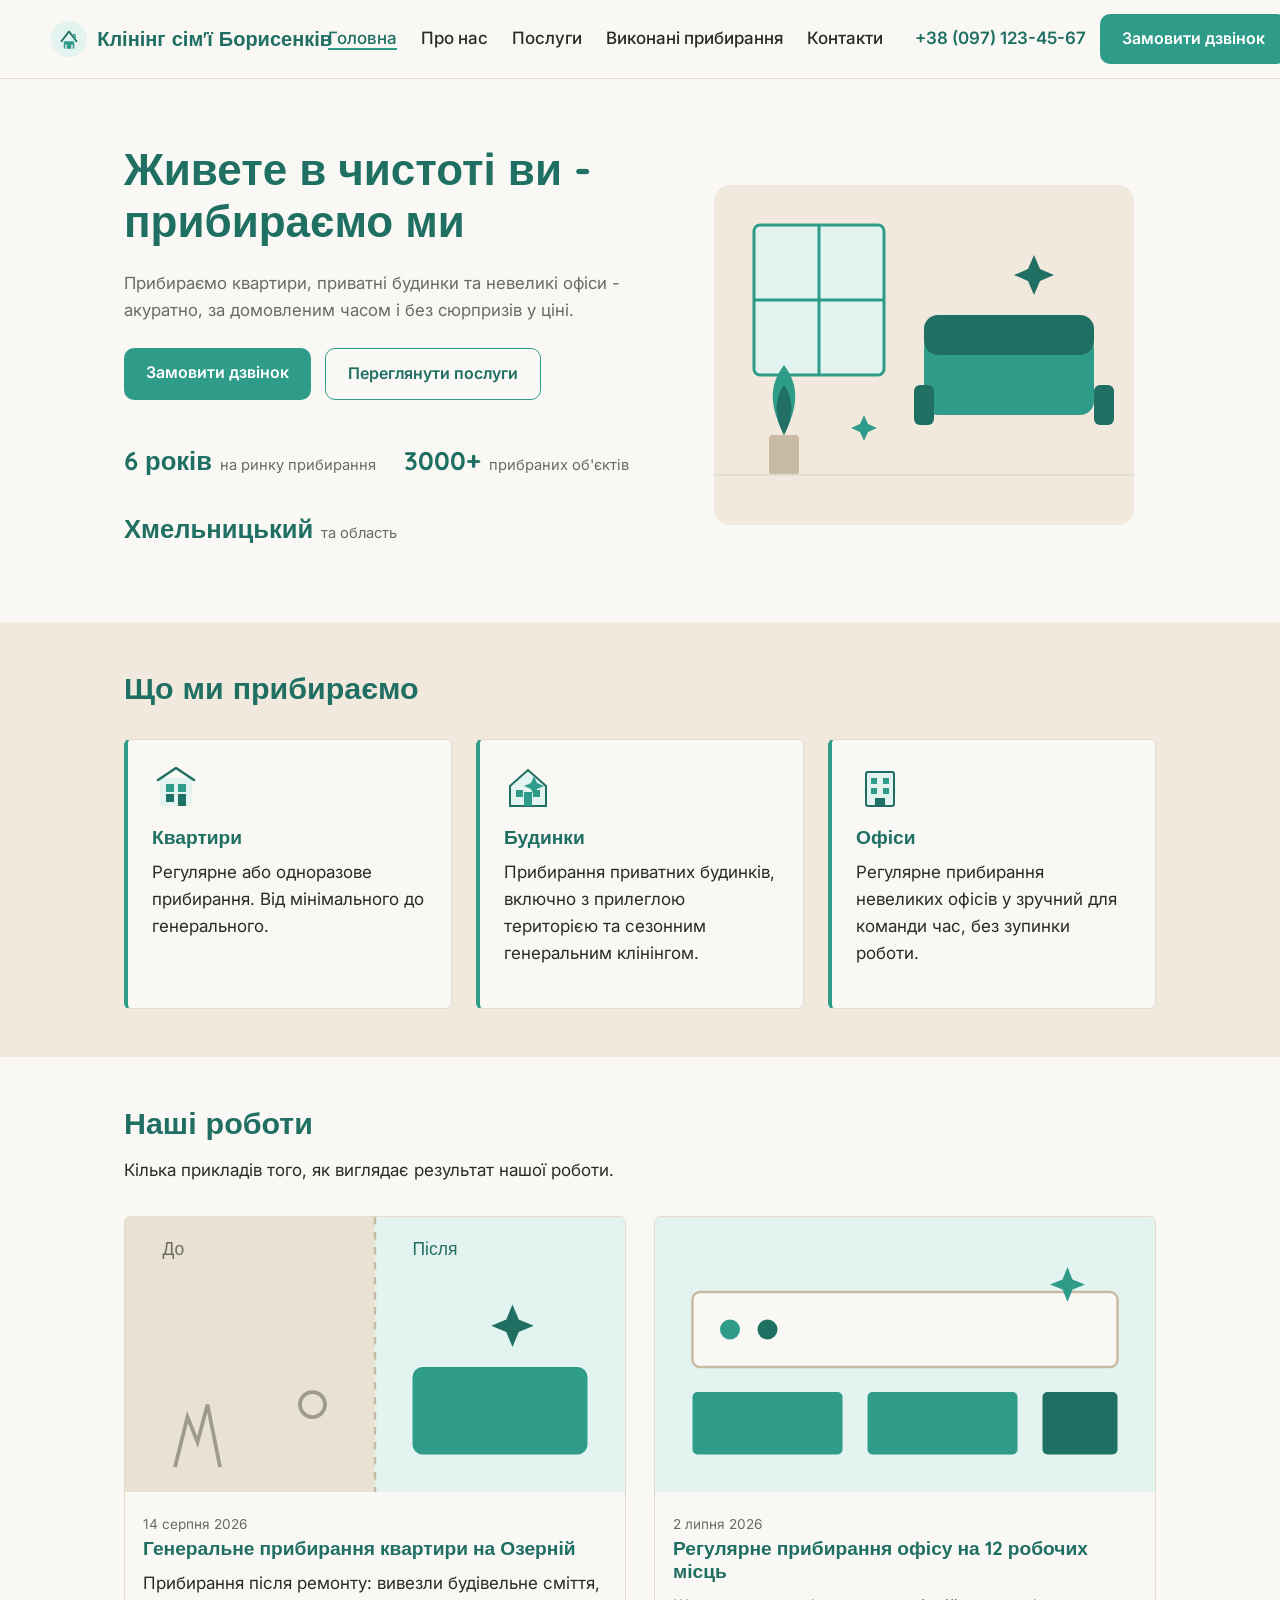
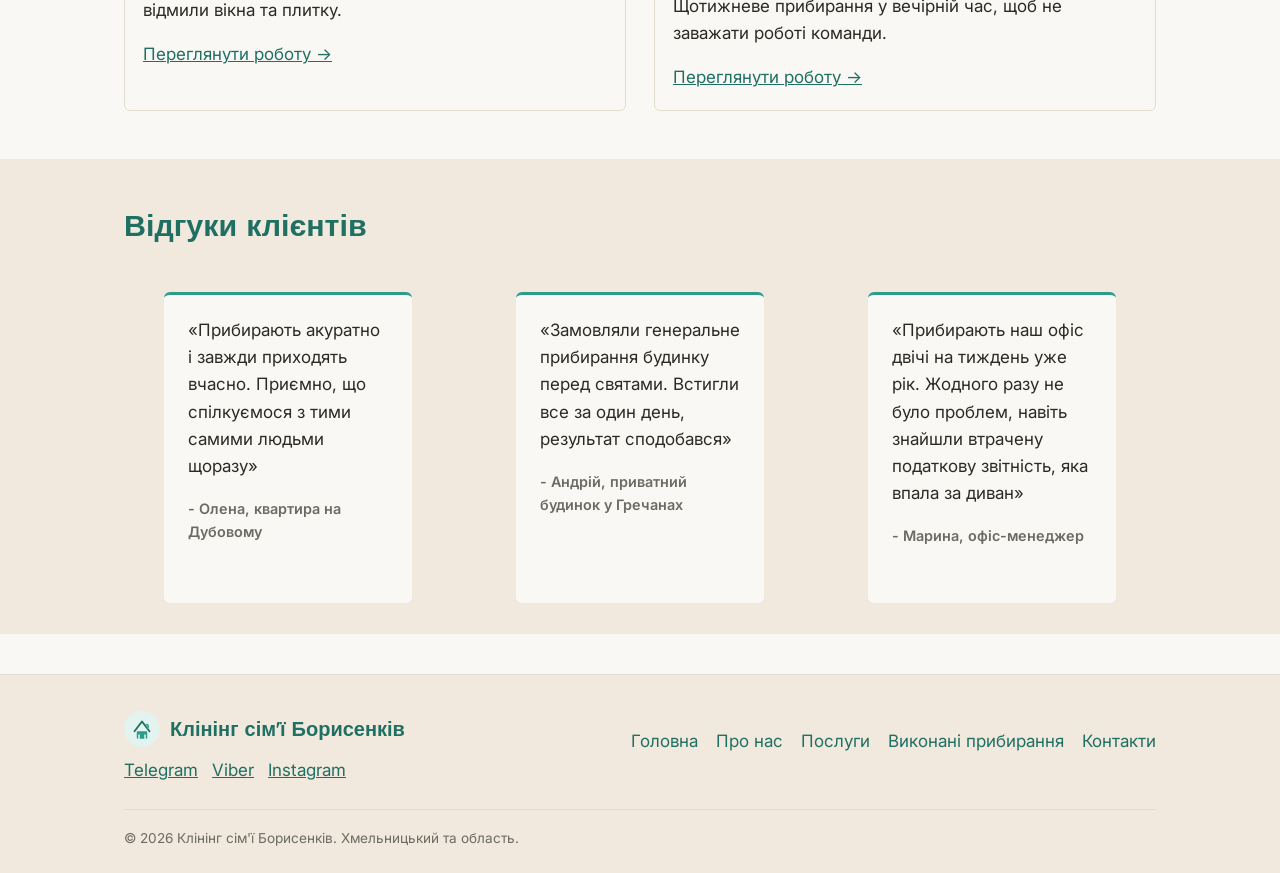
<file: index.html>
<!DOCTYPE html>
<html lang="uk">
<head>
  <meta charset="UTF-8">
  <meta name="viewport" content="width=device-width, initial-scale=1.0">
  <title>Клінінг сім'ї Борисенків — прибирання у Хмельницькому</title>
  <meta name="description" content="Сімейна компанія «Клінінг сім'ї Борисенків»: прибирання квартир в Хмельницькому, будинків та офісів. Прибирання день в день недорого.">
  <link rel="icon" href="images/logo.svg" type="image/svg+xml">
  <link href="https://fonts.googleapis.com/css2?family=Quicksand:wght@600;700&family=Inter:wght@400;500;600&display=swap" rel="stylesheet">
  <link rel="stylesheet" href="css/style.css">
</head>
<body>

  <header class="site-header">
    <div class="container">
      <a class="logo" href="index.html">
        <img src="images/logo.svg" alt="" width="36" height="36">
        Клінінг сім'ї Борисенків
      </a>

      <nav class="main-nav" id="main-nav" aria-label="Основна навігація">
        <ul>
          <li><a href="index.html" aria-current="page">Головна</a></li>
          <li><a href="about.html">Про нас</a></li>
          <li><a href="services.html">Послуги</a></li>
          <li><a href="blog.html">Виконані прибирання</a></li>
          <li><a href="contacts.html">Контакти</a></li>
        </ul>
      </nav>

      <div class="header-actions">
        <a class="phone-link" href="tel:+380971234567">+38 (097) 123-45-67</a>
        <a class="btn btn-primary" href="contacts.html#form">Замовити дзвінок</a>
      </div>
    </div>
  </header>

  <main>

    <section class="hero">
      <div class="container">
        <div class="hero-copy">
          <h1>Живете в чистоті ви - прибираємо ми</h1>
          <p class="hero-tagline">
            Прибираємо квартири, приватні будинки та невеликі офіси -
            акуратно, за домовленим часом і без сюрпризів у ціні.
          </p>

          <div class="hero-actions">
            <a class="btn btn-primary" href="contacts.html#form">Замовити дзвінок</a>
            <a class="btn btn-outline" href="services.html">Переглянути послуги</a>
          </div>

          <ul class="hero-points">
            <li><strong>6&nbsp;років</strong><span>на ринку прибирання</span></li>
            <li><strong>3000+</strong><span>прибраних об'єктів</span></li>
            <li><strong>Хмельницький</strong><span>та область</span></li>
          </ul>
        </div>

        <div class="hero-media">
          <img src="images/hero-illustration.svg" alt="Затишна вітальня після прибирання: чисте вікно, диван і кімнатна рослина" width="420" height="340">
        </div>
      </div>
    </section>

    <section class="section-alt">
      <div class="container">
        <div class="section-head">
          <h2>Що ми прибираємо</h2>
        </div>

        <div class="service-grid">
          <article class="service-card">
            <img src="images/icon-apartment.svg" alt="" width="48" height="48">
            <h3>Квартири</h3>
            <p>Регулярне або одноразове прибирання. Від мінімального до генерального.</p>
          </article>

          <article class="service-card">
            <img src="images/icon-house.svg" alt="" width="48" height="48">
            <h3>Будинки</h3>
            <p>Прибирання приватних будинків, включно з прилеглою територією та сезонним генеральним клінінгом.</p>
          </article>

          <article class="service-card">
            <img src="images/icon-office.svg" alt="" width="48" height="48">
            <h3>Офіси</h3>
            <p>Регулярне прибирання невеликих офісів у зручний для команди час, без зупинки роботи.</p>
          </article>
        </div>
      </div>
    </section>

    <section>
      <div class="container">
        <div class="section-head">
          <h2>Наші роботи</h2>
          <p>Кілька прикладів того, як виглядає результат нашої роботи.</p>
        </div>

        <div class="case-grid">
          <article class="case-card">
            <img src="images/case-apartment.svg" alt="Приклад прибирання квартири: порівняння стану до і після" width="400" height="220">
            <div class="case-card-body">
              <time datetime="2026-08-14">14 серпня 2026</time>
              <h3>Генеральне прибирання квартири на Озерній</h3>
              <p>Прибирання після ремонту: вивезли будівельне сміття, відмили вікна та плитку.</p>
              <a href="blog.html">Переглянути роботу →</a>
            </div>
          </article>

          <article class="case-card">
            <img src="images/case-office.svg" alt="Приклад прибирання невеликого офісу після завершення робіт" width="400" height="220">
            <div class="case-card-body">
              <time datetime="2026-07-02">2 липня 2026</time>
              <h3>Регулярне прибирання офісу на 12 робочих місць</h3>
              <p>Щотижневе прибирання у вечірній час, щоб не заважати роботі команди.</p>
              <a href="blog.html">Переглянути роботу →</a>
            </div>
          </article>
        </div>
      </div>
    </section>

    <section class="section-alt">
      <div class="container">
        <div class="section-head">
          <h2>Відгуки клієнтів</h2>
        </div>

        <div class="service-grid">
          <blockquote class="testimonial">
            <p>«Прибирають акуратно і завжди приходять вчасно. Приємно, що спілкуємося з тими самими людьми щоразу»</p>
            <footer>- Олена, квартира на Дубовому</footer>
          </blockquote>

          <blockquote class="testimonial">
            <p>«Замовляли генеральне прибирання будинку перед святами. Встигли все за один день, результат сподобався»</p>
            <footer>- Андрій, приватний будинок у Гречанах</footer>
          </blockquote>

          <blockquote class="testimonial">
            <p>«Прибирають наш офіс двічі на тиждень уже рік. Жодного разу не було проблем, навіть знайшли втрачену податкову звітність, яка впала за диван»</p>
            <footer>- Марина, офіс-менеджер</footer>
          </blockquote>
        </div>
      </div>
    </section>

  </main>

  <footer class="site-footer">
    <div class="container">
      <div class="footer-grid">
        <div>
          <a class="logo" href="index.html">
            <img src="images/logo.svg" alt="" width="32" height="32">
            Клінінг сім'ї Борисенків
          </a>
          <div class="social-links">
            <a href="https://t.me/" target="_blank" rel="noopener">Telegram</a>
            <a href="viber://chat">Viber</a>
            <a href="https://instagram.com/" target="_blank" rel="noopener">Instagram</a>
          </div>
        </div>

        <nav aria-label="Навігація у футері">
          <ul>
            <li><a href="index.html">Головна</a></li>
            <li><a href="about.html">Про нас</a></li>
            <li><a href="services.html">Послуги</a></li>
            <li><a href="blog.html">Виконані прибирання</a></li>
            <li><a href="contacts.html">Контакти</a></li>
          </ul>
        </nav>
      </div>

      <div class="footer-bottom">
        © 2026 Клінінг сім'ї Борисенків. Хмельницький та область.
      </div>
    </div>
  </footer>
</body>
</html>
</file>
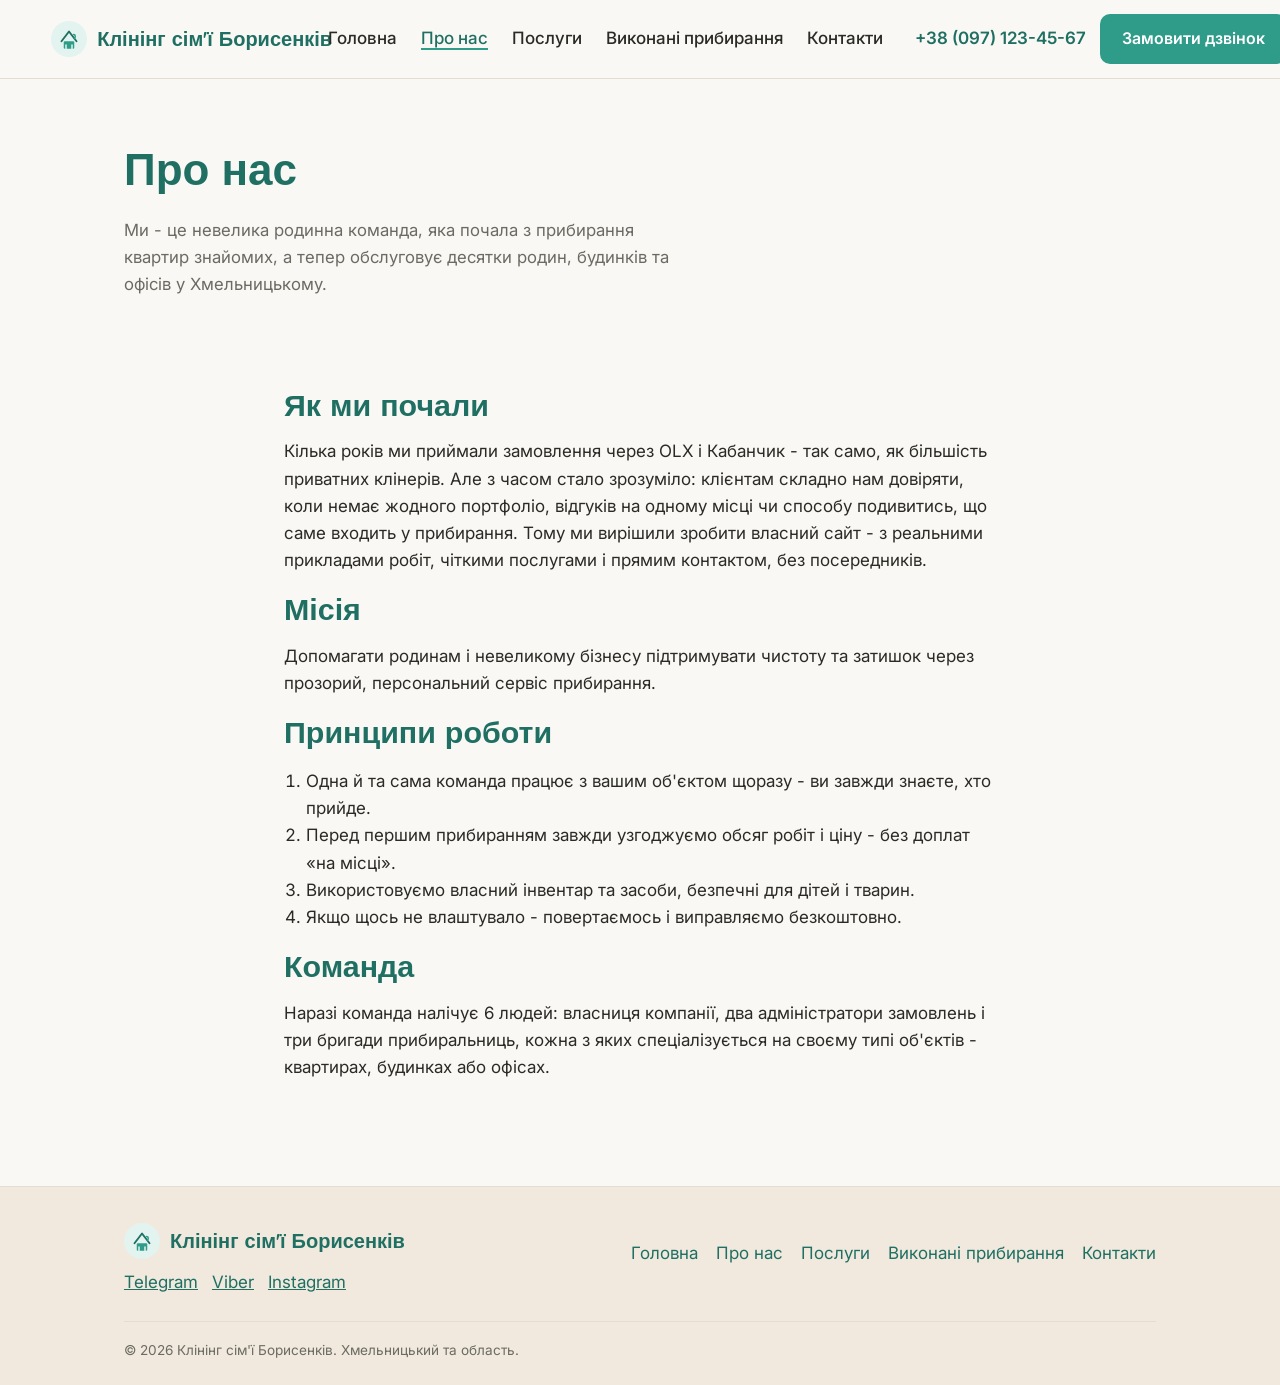
<file: about.html>
<!DOCTYPE html>
<html lang="uk">
<head>
  <meta charset="UTF-8">
  <meta name="viewport" content="width=device-width, initial-scale=1.0">
  <title>Про нас - Клінінг сім'ї Борисенків</title>
  <meta name="description" content="Історія сімейної клінінгової компанії «Клінінг сім'ї Борисенків»: як ми почали, чому перейшли з OLX на власний сайт, і які принципи в роботі.">
  <link rel="icon" href="images/logo.svg" type="image/svg+xml">
  <link href="https://fonts.googleapis.com/css2?family=Quicksand:wght@600;700&family=Inter:wght@400;500;600&display=swap" rel="stylesheet">
  <link rel="stylesheet" href="css/style.css">
</head>
<body>

  <header class="site-header">
    <div class="container">
      <a class="logo" href="index.html">
        <img src="images/logo.svg" alt="" width="36" height="36">
        Клінінг сім'ї Борисенків
      </a>

      <nav class="main-nav" id="main-nav" aria-label="Основна навігація">
        <ul>
          <li><a href="index.html">Головна</a></li>
          <li><a href="about.html" aria-current="page">Про нас</a></li>
          <li><a href="services.html">Послуги</a></li>
          <li><a href="blog.html">Виконані прибирання</a></li>
          <li><a href="contacts.html">Контакти</a></li>
        </ul>
      </nav>

      <div class="header-actions">
        <a class="phone-link" href="tel:+380971234567">+38 (097) 123-45-67</a>
        <a class="btn btn-primary" href="contacts.html#form">Замовити дзвінок</a>
      </div>
    </div>
  </header>

  <main>
    <section class="hero" style="padding-bottom: 24px;">
      <div class="container" style="display:block;">
        <h1>Про нас</h1>
        <p class="hero-tagline">
          Ми - це невелика родинна команда, яка почала з прибирання квартир знайомих, а тепер
          обслуговує десятки родин, будинків та офісів у Хмельницькому.
        </p>
      </div>
    </section>

    <section>
      <div class="container" style="max-width: 760px;">
        <h2>Як ми почали</h2>
        <p>
          Кілька років ми приймали замовлення через OLX і Кабанчик - так само, як більшість
          приватних клінерів. Але з часом стало зрозуміло: клієнтам складно нам довіряти, коли
          немає жодного портфоліо, відгуків на одному місці чи способу подивитись, що саме
          входить у прибирання. Тому ми вирішили зробити власний сайт - з реальними прикладами робіт,
          чіткими послугами і прямим контактом, без посередників.
        </p>

        <h2>Місія</h2>
        <p>
          Допомагати родинам і невеликому бізнесу підтримувати чистоту та затишок через
          прозорий, персональний сервіс прибирання.
        </p>

        <h2>Принципи роботи</h2>
        <ol>
          <li>Одна й та сама команда працює з вашим об'єктом щоразу - ви завжди знаєте, хто прийде.</li>
          <li>Перед першим прибиранням завжди узгоджуємо обсяг робіт і ціну - без доплат «на місці».</li>
          <li>Використовуємо власний інвентар та засоби, безпечні для дітей і тварин.</li>
          <li>Якщо щось не влаштувало - повертаємось і виправляємо безкоштовно.</li>
        </ol>

        <h2>Команда</h2>
        <p>
          Наразі команда налічує 6 людей: власниця компанії, два адміністратори замовлень і
          три бригади прибиральниць, кожна з яких спеціалізується на своєму типі об'єктів -
          квартирах, будинках або офісах.
        </p>
      </div>
    </section>
  </main>

  <footer class="site-footer">
    <div class="container">
      <div class="footer-grid">
        <div>
          <a class="logo" href="index.html">
            <img src="images/logo.svg" alt="" width="32" height="32">
            Клінінг сім'ї Борисенків
          </a>
          <div class="social-links">
            <a href="https://t.me/" target="_blank" rel="noopener">Telegram</a>
            <a href="viber://chat">Viber</a>
            <a href="https://instagram.com/" target="_blank" rel="noopener">Instagram</a>
          </div>
        </div>

        <nav aria-label="Навігація у футері">
          <ul>
            <li><a href="index.html">Головна</a></li>
            <li><a href="about.html">Про нас</a></li>
            <li><a href="services.html">Послуги</a></li>
            <li><a href="blog.html">Виконані прибирання</a></li>
            <li><a href="contacts.html">Контакти</a></li>
          </ul>
        </nav>
      </div>

      <div class="footer-bottom">
        © 2026 Клінінг сім'ї Борисенків. Хмельницький та область.
      </div>
    </div>
  </footer>
</body>
</html>
</file>
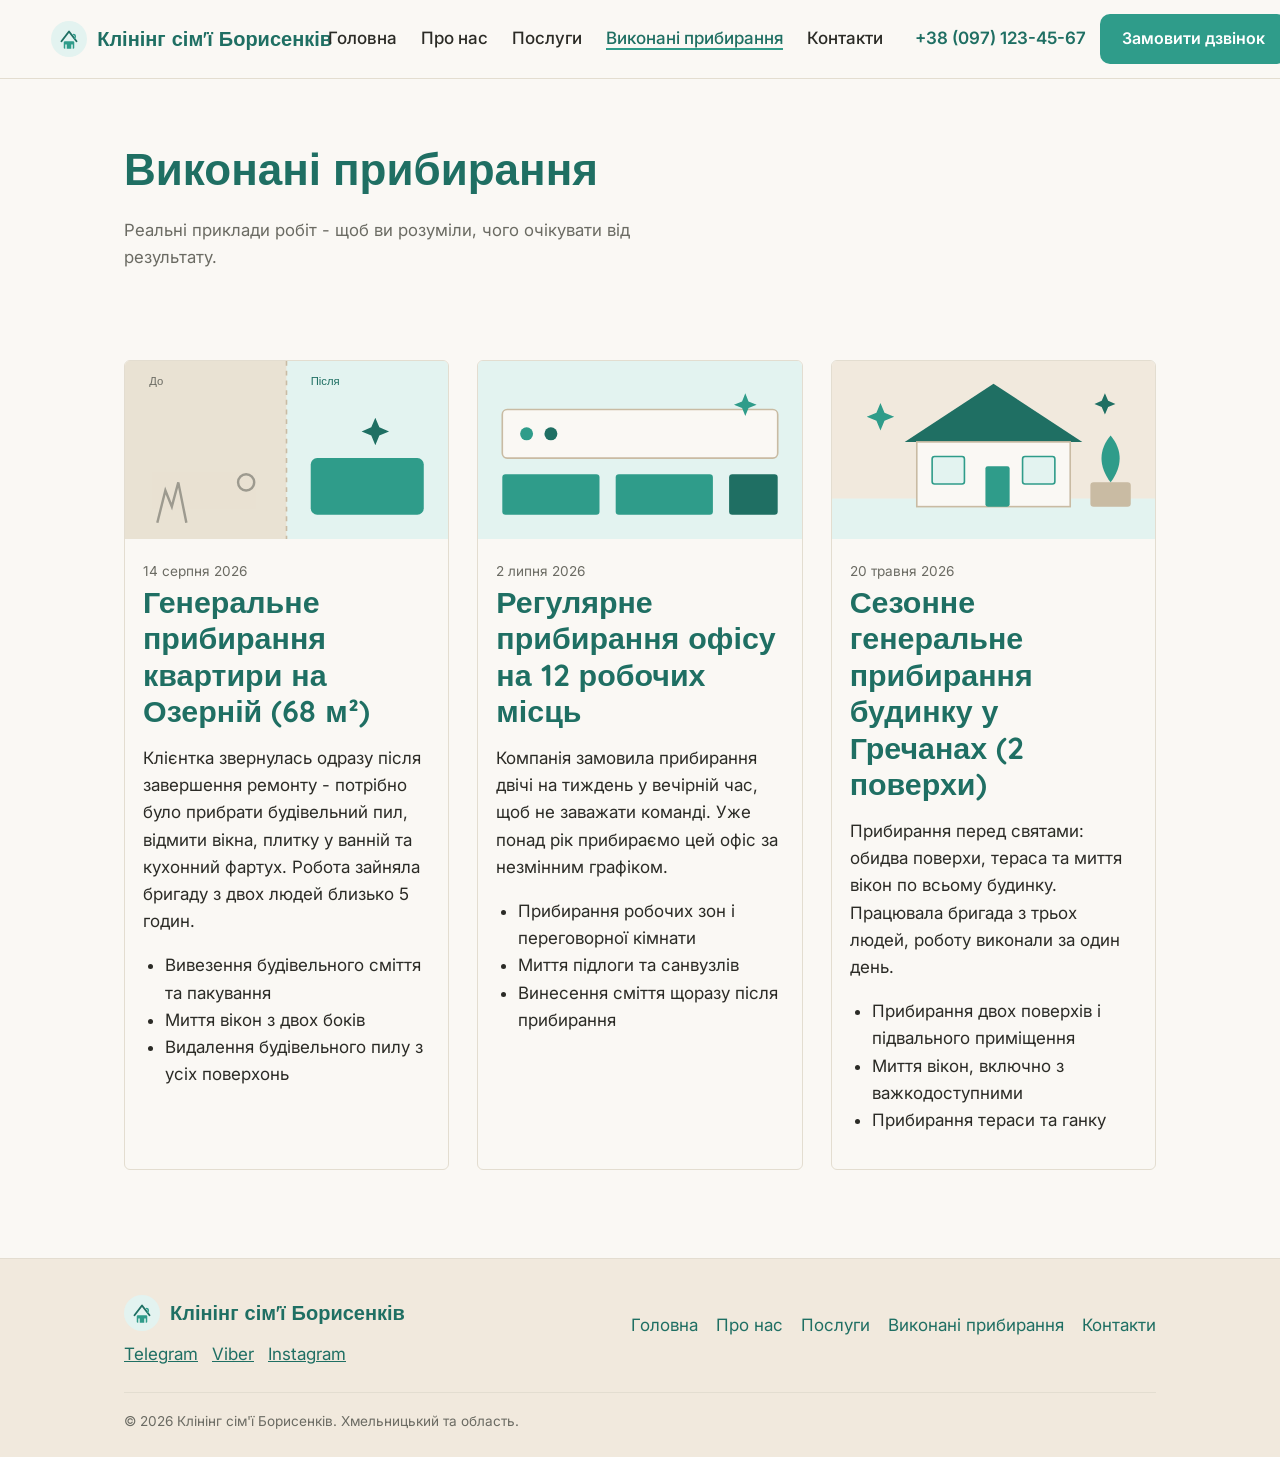
<file: blog.html>
<!DOCTYPE html>
<html lang="uk">
<head>
  <meta charset="UTF-8">
  <meta name="viewport" content="width=device-width, initial-scale=1.0">
  <title>Виконані прибирання -Клінінг сім'ї Борисенків</title>
  <meta name="description" content="Приклади виконаних робіт: прибирання квартир, будинків та офісів компанією «Клінінг сім'ї Борисенків».">
  <link rel="icon" href="images/logo.svg" type="image/svg+xml">
  <link href="https://fonts.googleapis.com/css2?family=Quicksand:wght@600;700&family=Inter:wght@400;500;600&display=swap" rel="stylesheet">
  <link rel="stylesheet" href="css/style.css">
</head>
<body>

  <header class="site-header">
    <div class="container">
      <a class="logo" href="index.html">
        <img src="images/logo.svg" alt="" width="36" height="36">
        Клінінг сім'ї Борисенків
      </a>

      <nav class="main-nav" id="main-nav" aria-label="Основна навігація">
        <ul>
          <li><a href="index.html">Головна</a></li>
          <li><a href="about.html">Про нас</a></li>
          <li><a href="services.html">Послуги</a></li>
          <li><a href="blog.html" aria-current="page">Виконані прибирання</a></li>
          <li><a href="contacts.html">Контакти</a></li>
        </ul>
      </nav>

      <div class="header-actions">
        <a class="phone-link" href="tel:+380971234567">+38 (097) 123-45-67</a>
        <a class="btn btn-primary" href="contacts.html#form">Замовити дзвінок</a>
      </div>
    </div>
  </header>

  <main>
    <section class="hero" style="padding-bottom: 24px;">
      <div class="container" style="display:block;">
        <h1>Виконані прибирання</h1>
        <p class="hero-tagline">
          Реальні приклади робіт - щоб ви розуміли, чого очікувати від результату.
        </p>
      </div>
    </section>

    <div class="page-block">
      <div class="container">
        <div class="case-grid">

          <article class="case-card">
            <img src="images/case-apartment.svg" alt="Прибирання квартири на Озерній: порівняння до і після" width="400" height="220">
            <div class="case-card-body">
              <time datetime="2026-08-14">14 серпня 2026</time>
              <h2>Генеральне прибирання квартири на Озерній (68 м²)</h2>
              <p>
                Клієнтка звернулась одразу після завершення ремонту - потрібно було прибрати
                будівельний пил, відмити вікна, плитку у ванній та кухонний фартух. Робота
                зайняла бригаду з двох людей близько 5 годин.
              </p>
              <ul>
                <li>Вивезення будівельного сміття та пакування</li>
                <li>Миття вікон з двох боків</li>
                <li>Видалення будівельного пилу з усіх поверхонь</li>
              </ul>
            </div>
          </article>

          <article class="case-card">
            <img src="images/case-office.svg" alt="Регулярне прибирання офісу на 12 робочих місць" width="400" height="220">
            <div class="case-card-body">
              <time datetime="2026-07-02">2 липня 2026</time>
              <h2>Регулярне прибирання офісу на 12 робочих місць</h2>
              <p>
                Компанія замовила прибирання двічі на тиждень у вечірній час, щоб не заважати
                команді. Уже понад рік прибираємо цей офіс за незмінним графіком.
              </p>
              <ul>
                <li>Прибирання робочих зон і переговорної кімнати</li>
                <li>Миття підлоги та санвузлів</li>
                <li>Винесення сміття щоразу після прибирання</li>
              </ul>
            </div>
          </article>

          <article class="case-card">
            <img src="images/case-house.svg" alt="Сезонне прибирання приватного будинку у Гречанах: чистий двоповерховий будинок" width="400" height="220">
            <div class="case-card-body">
              <time datetime="2026-05-20">20 травня 2026</time>
              <h2>Сезонне генеральне прибирання будинку у Гречанах (2 поверхи)</h2>
              <p>
                Прибирання перед святами: обидва поверхи, тераса та миття вікон по всьому
                будинку. Працювала бригада з трьох людей, роботу виконали за один день.
              </p>
              <ul>
                <li>Прибирання двох поверхів і підвального приміщення</li>
                <li>Миття вікон, включно з важкодоступними</li>
                <li>Прибирання тераси та ганку</li>
              </ul>
            </div>
          </article>

        </div>
      </div>
    </div>
  </main>

  <footer class="site-footer">
    <div class="container">
      <div class="footer-grid">
        <div>
          <a class="logo" href="index.html">
            <img src="images/logo.svg" alt="" width="32" height="32">
            Клінінг сім'ї Борисенків
          </a>
          <div class="social-links">
            <a href="https://t.me/" target="_blank" rel="noopener">Telegram</a>
            <a href="viber://chat">Viber</a>
            <a href="https://instagram.com/" target="_blank" rel="noopener">Instagram</a>
          </div>
        </div>

        <nav aria-label="Навігація у футері">
          <ul>
            <li><a href="index.html">Головна</a></li>
            <li><a href="about.html">Про нас</a></li>
            <li><a href="services.html">Послуги</a></li>
            <li><a href="blog.html">Виконані прибирання</a></li>
            <li><a href="contacts.html">Контакти</a></li>
          </ul>
        </nav>
      </div>

      <div class="footer-bottom">
        © 2026 Клінінг сім'ї Борисенків. Хмельницький та область.
      </div>
    </div>
  </footer>
</body>
</html>
</file>
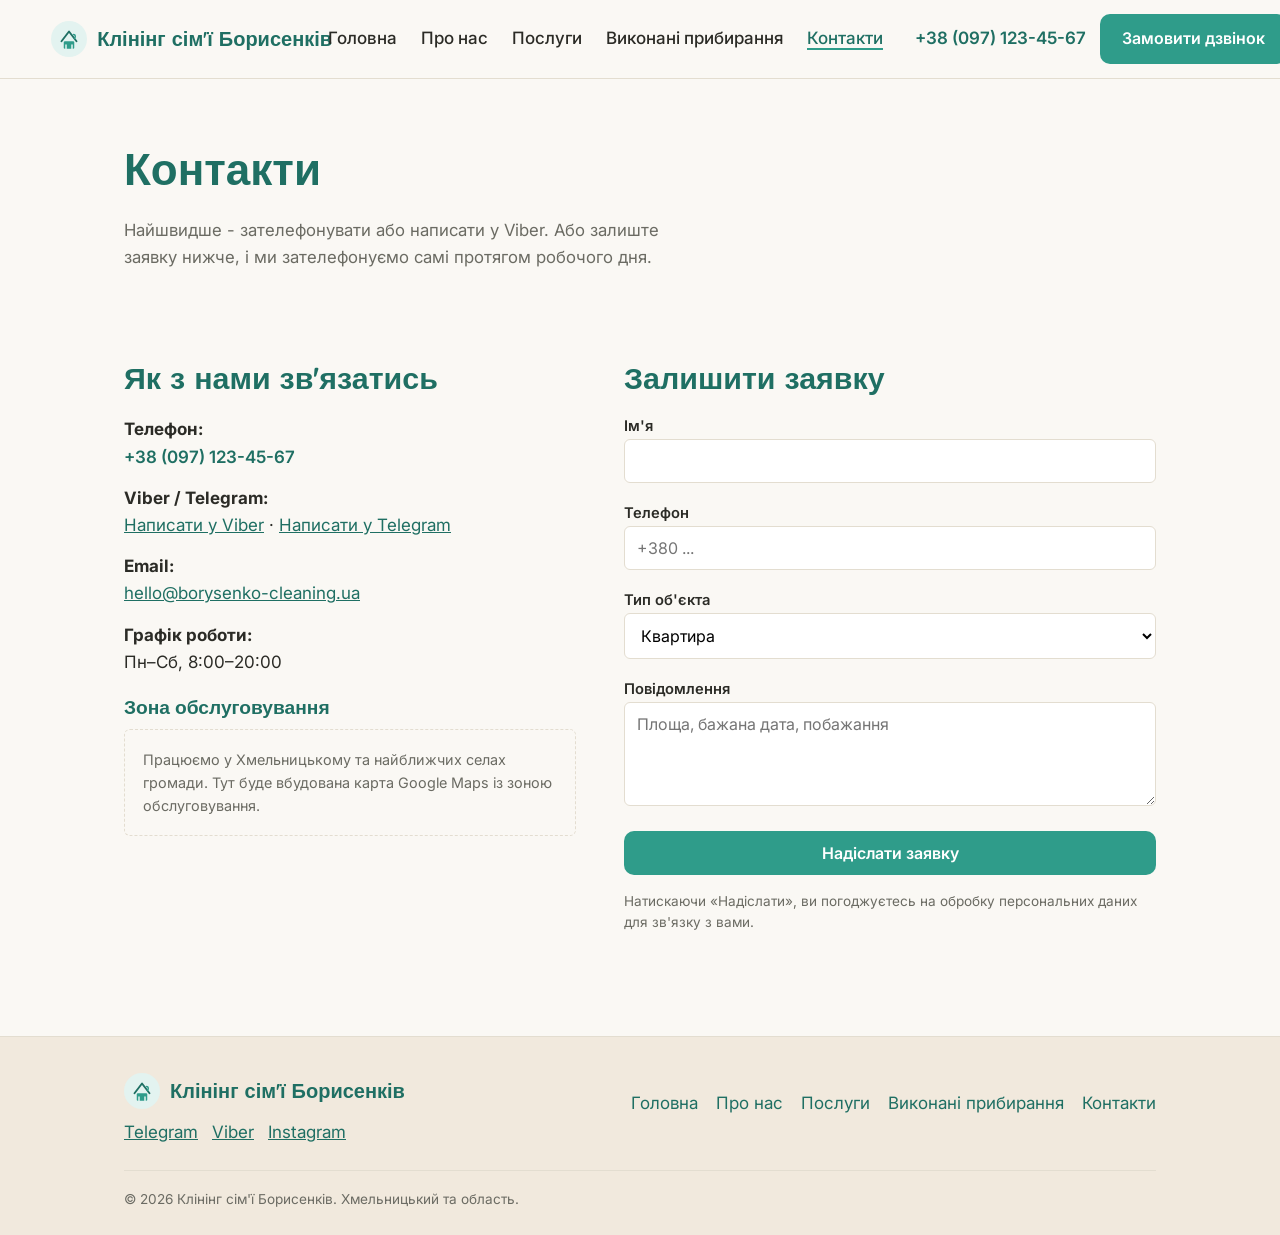
<file: contacts.html>
<!DOCTYPE html>
<html lang="uk">
<head>
  <meta charset="UTF-8">
  <meta name="viewport" content="width=device-width, initial-scale=1.0">
  <title>Контакти - Клінінг сім'ї Борисенків</title>
  <meta name="description" content="Зв'яжіться із «Клінінг сім'ї Борисенків»: телефон, Viber, форма зворотного зв'язку та зона обслуговування у Хмельницькому.">
  <link rel="icon" href="images/logo.svg" type="image/svg+xml">
  <link href="https://fonts.googleapis.com/css2?family=Quicksand:wght@600;700&family=Inter:wght@400;500;600&display=swap" rel="stylesheet">
  <link rel="stylesheet" href="css/style.css">
</head>
<body>

  <header class="site-header">
    <div class="container">
      <a class="logo" href="index.html">
        <img src="images/logo.svg" alt="" width="36" height="36">
        Клінінг сім'ї Борисенків
      </a>

      <nav class="main-nav" id="main-nav" aria-label="Основна навігація">
        <ul>
          <li><a href="index.html">Головна</a></li>
          <li><a href="about.html">Про нас</a></li>
          <li><a href="services.html">Послуги</a></li>
          <li><a href="blog.html">Виконані прибирання</a></li>
          <li><a href="contacts.html" aria-current="page">Контакти</a></li>
        </ul>
      </nav>

      <div class="header-actions">
        <a class="phone-link" href="tel:+380971234567">+38 (097) 123-45-67</a>
        <a class="btn btn-primary" href="contacts.html#form">Замовити дзвінок</a>
      </div>
    </div>
  </header>

  <main>
    <section class="hero" style="padding-bottom: 24px;">
      <div class="container" style="display:block;">
        <h1>Контакти</h1>
        <p class="hero-tagline">
          Найшвидше - зателефонувати або написати у Viber. Або залиште заявку нижче, і ми
          зателефонуємо самі протягом робочого дня.
        </p>
      </div>
    </section>

    <section>
      <div class="container contact-layout">

        <div class="contact-info">
          <h2>Як з нами зв'язатись</h2>
          <ul>
            <li>
              <strong>Телефон:</strong><br>
              <a class="phone-link" href="tel:+380971234567">+38 (097) 123-45-67</a>
            </li>
            <li>
              <strong>Viber / Telegram:</strong><br>
              <a href="viber://chat">Написати у Viber</a> ·
              <a href="https://t.me/" target="_blank" rel="noopener">Написати у Telegram</a>
            </li>
            <li>
              <strong>Email:</strong><br>
              <a href="mailto:hello@borysenko-cleaning.ua">hello@borysenko-cleaning.ua</a>
            </li>
            <li>
              <strong>Графік роботи:</strong><br>
              Пн–Сб, 8:00–20:00
            </li>
          </ul>

          <h3>Зона обслуговування</h3>
          <p class="map-note">
            Працюємо у Хмельницькому та найближчих селах громади.
            Тут буде вбудована карта Google Maps із зоною обслуговування.
          </p>
        </div>

        <div class="contact-form">
          <h2 id="form">Залишити заявку</h2>

          <form action="#" method="post">
            <div>
              <label for="name">Ім'я</label>
              <input type="text" id="name" name="name" required autocomplete="name">
            </div>

            <div>
              <label for="phone">Телефон</label>
              <input type="tel" id="phone" name="phone" required autocomplete="tel" placeholder="+380 ...">
            </div>

            <div>
              <label for="service">Тип об'єкта</label>
              <select id="service" name="service">
                <option value="apartment">Квартира</option>
                <option value="house">Будинок</option>
                <option value="office">Офіс</option>
                <option value="other">Інше</option>
              </select>
            </div>

            <div>
              <label for="message">Повідомлення</label>
              <textarea id="message" name="message" rows="4" placeholder="Площа, бажана дата, побажання"></textarea>
            </div>

            <button type="submit" class="btn btn-primary">Надіслати заявку</button>
            <p class="form-note">
              Натискаючи «Надіслати», ви погоджуєтесь на обробку персональних даних для зв'язку з вами.
            </p>
          </form>
        </div>

      </div>
    </section>
  </main>

  <footer class="site-footer">
    <div class="container">
      <div class="footer-grid">
        <div>
          <a class="logo" href="index.html">
            <img src="images/logo.svg" alt="" width="32" height="32">
            Клінінг сім'ї Борисенків
          </a>
          <div class="social-links">
            <a href="https://t.me/" target="_blank" rel="noopener">Telegram</a>
            <a href="viber://chat">Viber</a>
            <a href="https://instagram.com/" target="_blank" rel="noopener">Instagram</a>
          </div>
        </div>

        <nav aria-label="Навігація у футері">
          <ul>
            <li><a href="index.html">Головна</a></li>
            <li><a href="about.html">Про нас</a></li>
            <li><a href="services.html">Послуги</a></li>
            <li><a href="blog.html">Виконані прибирання</a></li>
            <li><a href="contacts.html">Контакти</a></li>
          </ul>
        </nav>
      </div>

      <div class="footer-bottom">
        © 2026 Клінінг сім'ї Борисенків. Хмельницький та область.
      </div>
    </div>
  </footer>
</body>
</html>
</file>
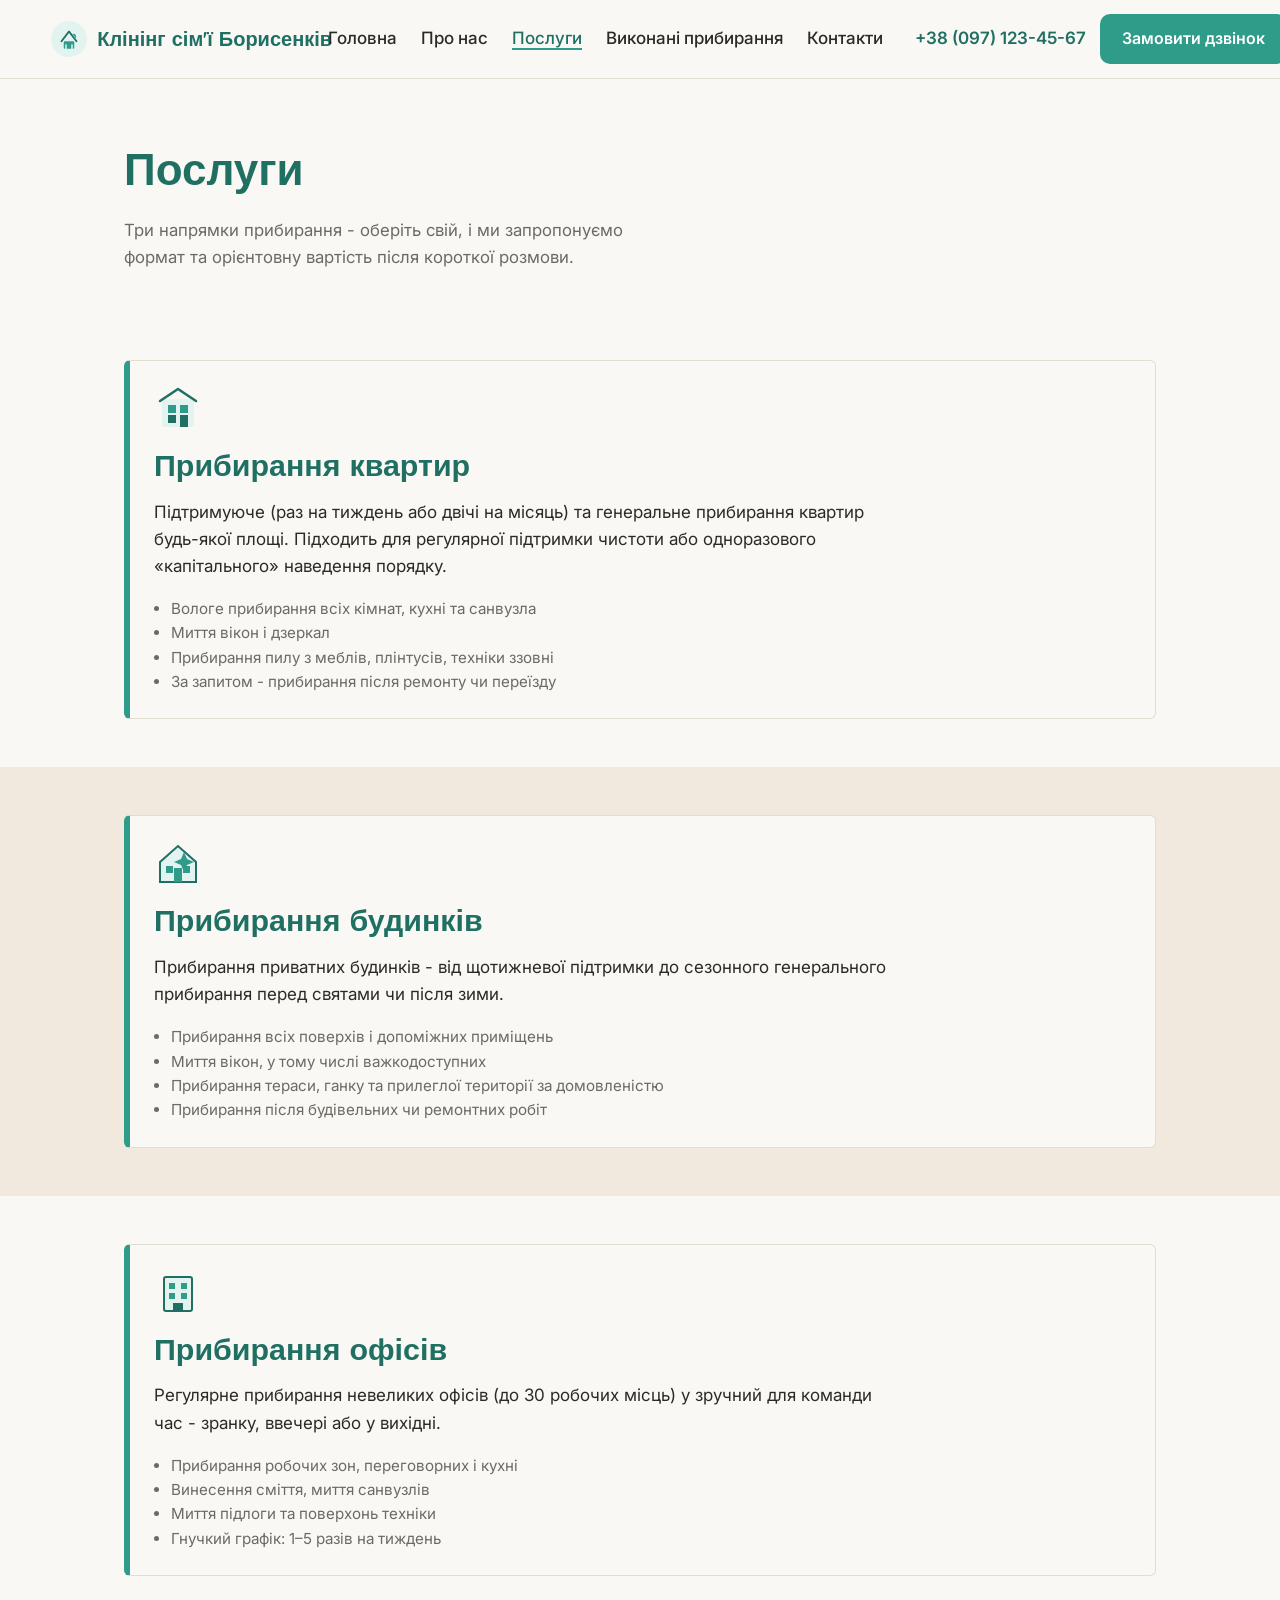
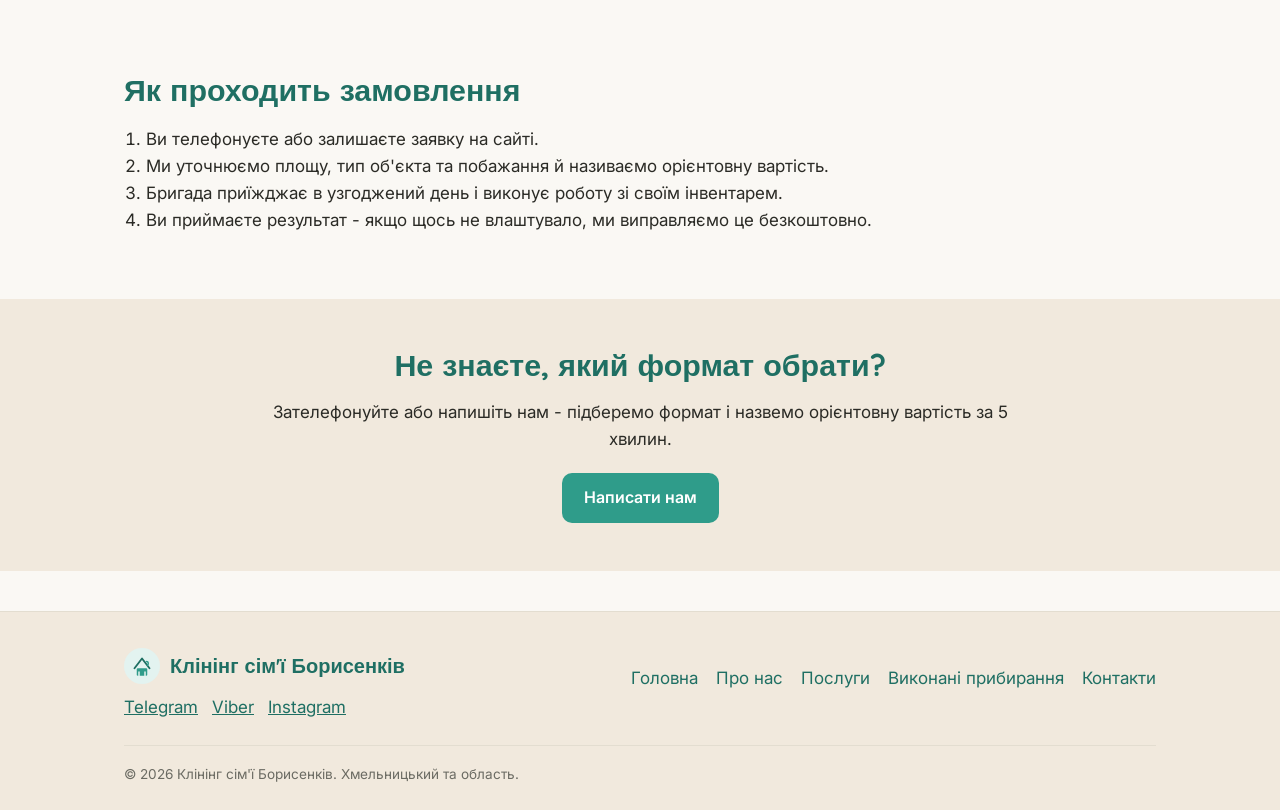
<file: services.html>
<!DOCTYPE html>
<html lang="uk">
<head>
  <meta charset="UTF-8">
  <meta name="viewport" content="width=device-width, initial-scale=1.0">
  <title>Послуги - Клінінг сім'ї Борисенків</title>
  <meta name="description" content="Прибирання квартир, будинків та офісів від «Клінінг сім'ї Борисенків»: що входить у кожну послугу та як відбувається замовлення.">
  <link rel="icon" href="images/logo.svg" type="image/svg+xml">
  <link href="https://fonts.googleapis.com/css2?family=Quicksand:wght@600;700&family=Inter:wght@400;500;600&display=swap" rel="stylesheet">
  <link rel="stylesheet" href="css/style.css">
</head>
<body>

  <header class="site-header">
    <div class="container">
      <a class="logo" href="index.html">
        <img src="images/logo.svg" alt="" width="36" height="36">
        Клінінг сім'ї Борисенків
      </a>

      <nav class="main-nav" id="main-nav" aria-label="Основна навігація">
        <ul>
          <li><a href="index.html">Головна</a></li>
          <li><a href="about.html">Про нас</a></li>
          <li><a href="services.html" aria-current="page">Послуги</a></li>
          <li><a href="blog.html">Виконані прибирання</a></li>
          <li><a href="contacts.html">Контакти</a></li>
        </ul>
      </nav>

      <div class="header-actions">
        <a class="phone-link" href="tel:+380971234567">+38 (097) 123-45-67</a>
        <a class="btn btn-primary" href="contacts.html#form">Замовити дзвінок</a>
      </div>
    </div>
  </header>

  <main>
    <section class="hero" style="padding-bottom: 24px;">
      <div class="container" style="display:block;">
        <h1>Послуги</h1>
        <p class="hero-tagline">
          Три напрямки прибирання - оберіть свій, і ми запропонуємо формат та орієнтовну вартість
          після короткої розмови.
        </p>
      </div>
    </section>

    <section id="apartments">
      <div class="container">
        <div class="service-card" style="border-left-width:6px;">
          <img src="images/icon-apartment.svg" alt="" width="56" height="56">
          <h2>Прибирання квартир</h2>
          <p>
            Підтримуюче (раз на тиждень або двічі на місяць) та генеральне прибирання квартир
            будь-якої площі. Підходить для регулярної підтримки чистоти або одноразового
            «капітального» наведення порядку.
          </p>
          <ul>
            <li>Вологе прибирання всіх кімнат, кухні та санвузла</li>
            <li>Миття вікон і дзеркал</li>
            <li>Прибирання пилу з меблів, плінтусів, техніки ззовні</li>
            <li>За запитом - прибирання після ремонту чи переїзду</li>
          </ul>
        </div>
      </div>
    </section>

    <section class="section-alt" id="houses">
      <div class="container">
        <div class="service-card" style="border-left-width:6px;">
          <img src="images/icon-house.svg" alt="" width="56" height="56">
          <h2>Прибирання будинків</h2>
          <p>
            Прибирання приватних будинків - від щотижневої підтримки до сезонного генерального
            прибирання перед святами чи після зими.
          </p>
          <ul>
            <li>Прибирання всіх поверхів і допоміжних приміщень</li>
            <li>Миття вікон, у тому числі важкодоступних</li>
            <li>Прибирання тераси, ганку та прилеглої території за домовленістю</li>
            <li>Прибирання після будівельних чи ремонтних робіт</li>
          </ul>
        </div>
      </div>
    </section>

    <section id="offices">
      <div class="container">
        <div class="service-card" style="border-left-width:6px;">
          <img src="images/icon-office.svg" alt="" width="56" height="56">
          <h2>Прибирання офісів</h2>
          <p>
            Регулярне прибирання невеликих офісів (до 30 робочих місць) у зручний для команди
            час - зранку, ввечері або у вихідні.
          </p>
          <ul>
            <li>Прибирання робочих зон, переговорних і кухні</li>
            <li>Винесення сміття, миття санвузлів</li>
            <li>Миття підлоги та поверхонь техніки</li>
            <li>Гнучкий графік: 1–5 разів на тиждень</li>
          </ul>
        </div>
      </div>
    </section>

    <section>
      <div class="container">
        <h2>Як проходить замовлення</h2>
        <ol>
          <li>Ви телефонуєте або залишаєте заявку на сайті.</li>
          <li>Ми уточнюємо площу, тип об'єкта та побажання й називаємо орієнтовну вартість.</li>
          <li>Бригада приїжджає в узгоджений день і виконує роботу зі своїм інвентарем.</li>
          <li>Ви приймаєте результат - якщо щось не влаштувало, ми виправляємо це безкоштовно.</li>
        </ol>
      </div>
    </section>

    <section class="section-alt">
      <div class="container" style="text-align:center;">
        <h2>Не знаєте, який формат обрати?</h2>
        <p style="margin: 0 auto 20px;">Зателефонуйте або напишіть нам - підберемо формат і назвемо орієнтовну вартість за 5 хвилин.</p>
        <a class="btn btn-primary" href="contacts.html#form">Написати нам</a>
      </div>
    </section>
  </main>

  <footer class="site-footer">
    <div class="container">
      <div class="footer-grid">
        <div>
          <a class="logo" href="index.html">
            <img src="images/logo.svg" alt="" width="32" height="32">
            Клінінг сім'ї Борисенків
          </a>
          <div class="social-links">
            <a href="https://t.me/" target="_blank" rel="noopener">Telegram</a>
            <a href="viber://chat">Viber</a>
            <a href="https://instagram.com/" target="_blank" rel="noopener">Instagram</a>
          </div>
        </div>

        <nav aria-label="Навігація у футері">
          <ul>
            <li><a href="index.html">Головна</a></li>
            <li><a href="about.html">Про нас</a></li>
            <li><a href="services.html">Послуги</a></li>
            <li><a href="blog.html">Виконані прибирання</a></li>
            <li><a href="contacts.html">Контакти</a></li>
          </ul>
        </nav>
      </div>

      <div class="footer-bottom">
        © 2026 Клінінг сім'ї Борисенків. Хмельницький та область.
      </div>
    </div>
  </footer>
</body>
</html>
</file>
<file: css/style.css>
/* ===========================================================
   Клінінг сім'ї Борисенків - базові стилі
   =========================================================== */

:root {
  --color-bg: #faf8f4;
  --color-bg-alt: #f1e9dd;
  --color-primary: #2f9c8a;
  --color-primary-dark: #1f6f63;
  --color-primary-light: #e3f3f0;
  --color-text: #2b2b26;
  --color-text-light: #6b6b63;
  --color-border: #e3ddd0;

  --font-display: "Quicksand", sans-serif;
  --font-body: "Inter", sans-serif;

  --radius: 10px;
  --max-width: 1080px;
}

* {
  box-sizing: border-box;
}

html {
  scroll-behavior: smooth;
}

body {
  margin: 0;
  font-family: var(--font-body);
  color: var(--color-text);
  background: var(--color-bg);
  line-height: 1.6;
  font-size: 17px;
}

h1, h2, h3 {
  font-family: var(--font-display);
  font-weight: 700;
  line-height: 1.2;
  margin: 0 0 0.5em;
  color: var(--color-primary-dark);
}

h1 { font-size: clamp(2rem, 4vw, 2.75rem); }
h2 { font-size: clamp(1.4rem, 3vw, 1.9rem); }
h3 { font-size: 1.2rem; }

p { margin: 0 0 1em; max-width: 68ch; }

a { color: var(--color-primary-dark); }
a:hover { color: var(--color-primary); }

img { max-width: 100%; display: block; }

ul, ol { padding-left: 1.3em; }

.container {
  max-width: var(--max-width);
  margin: 0 auto;
  padding: 0 24px;
}

/* Focus visibility for accessibility */
a:focus-visible,
button:focus-visible,
input:focus-visible,
textarea:focus-visible {
  outline: 3px solid var(--color-primary);
  outline-offset: 2px;
}

/* ---------- Header ---------- */
.site-header {
  background: var(--color-bg);
  border-bottom: 1px solid var(--color-border);
  position: sticky;
  top: 0;
  z-index: 10;
}

.site-header .container {
  display: flex;
  align-items: center;
  justify-content: space-between;
  gap: 16px 32px;
  max-width: none; /* шапка на всю ширину екрана */
  padding: 14px clamp(20px, 4vw, 64px);
}

.logo,
.main-nav a,
.phone-link,
.site-header .btn {
  white-space: nowrap;
}

.logo {
  display: flex;
  align-items: center;
  gap: 10px;
  font-family: var(--font-display);
  font-weight: 700;
  font-size: 1.25rem;
  color: var(--color-primary-dark);
  text-decoration: none;
}

.logo img { width: 36px; height: 36px; }

.main-nav ul {
  list-style: none;
  display: flex;
  gap: 24px;
  margin: 0;
  padding: 0;
}

.main-nav a {
  text-decoration: none;
  color: var(--color-text);
  font-weight: 500;
}

.main-nav a[aria-current="page"] {
  color: var(--color-primary-dark);
  border-bottom: 2px solid var(--color-primary);
}

.header-actions {
  display: flex;
  align-items: center;
  gap: 14px;
}

.phone-link {
  font-weight: 600;
  text-decoration: none;
  white-space: nowrap;
}

/* ---------- Buttons ---------- */
.btn {
  display: inline-block;
  padding: 12px 22px;
  border-radius: var(--radius);
  text-decoration: none;
  font-weight: 600;
  font-family: var(--font-body);
  border: none;
  cursor: pointer;
  font-size: 1rem;
}

.btn-primary {
  background: var(--color-primary);
  color: #fff;
}
.btn-primary:hover { background: var(--color-primary-dark); color: #fff; }

.btn-outline {
  background: transparent;
  border: 1.5px solid var(--color-primary);
  color: var(--color-primary-dark);
}
.btn-outline:hover { background: var(--color-primary-light); }

/* ---------- Hero ---------- */
.hero {
  padding: 64px 0 56px;
}

.hero .container {
  display: flex;
  align-items: center;
  gap: 48px;
}

.hero-copy { flex: 1 1 420px; }
.hero-media { flex: 1 1 320px; }

.hero-tagline {
  color: var(--color-text-light);
  font-size: 1.05rem;
  max-width: 50ch;
}

.hero-actions {
  display: flex;
  gap: 14px;
  flex-wrap: wrap;
  margin-top: 24px;
}

.hero-points {
  display: flex;
  gap: 28px;
  flex-wrap: wrap;
  margin-top: 40px;
  list-style: none;
  padding: 0;
}

.hero-points li {
  display: flex;
  align-items: baseline;
  gap: 8px;
}

.hero-points strong {
  font-family: var(--font-display);
  font-size: 1.6rem;
  color: var(--color-primary-dark);
}

.hero-points span {
  color: var(--color-text-light);
  font-size: 0.92rem;
}

/* ---------- Sections ---------- */
section,
.page-block { padding: 48px 0; }

.section-alt {
  background: var(--color-bg-alt);
}

.section-head {
  max-width: 60ch;
  margin-bottom: 32px;
}

/* ---------- Service cards ---------- */
.service-grid {
  display: grid;
  grid-template-columns: repeat(auto-fit, minmax(240px, 1fr));
  gap: 24px;
}

.service-card {
  background: var(--color-bg);
  border: 1px solid var(--color-border);
  border-left: 4px solid var(--color-primary);
  border-radius: 6px;
  padding: 24px;
}

.service-card img {
  width: 48px;
  height: 48px;
  margin-bottom: 14px;
}

.service-card ul {
  margin: 12px 0 0;
  padding-left: 1.1em;
  color: var(--color-text-light);
  font-size: 0.95rem;
}

/* ---------- Case / blog cards ---------- */
.case-grid {
  display: grid;
  grid-template-columns: repeat(auto-fit, minmax(260px, 1fr));
  gap: 28px;
}

.case-card {
  border: 1px solid var(--color-border);
  border-radius: 6px;
  overflow: hidden;
  background: var(--color-bg);
}

.case-card img { width: 100%; height: auto; }

.case-card-body { padding: 18px; }

.case-card time {
  color: var(--color-text-light);
  font-size: 0.85rem;
}

/* ---------- Testimonials ---------- */
.testimonial {
  border-top: 3px solid var(--color-primary);
  background: var(--color-bg);
  padding: 22px 24px;
  border-radius: 6px;
  height: 100%;
}

.testimonial footer {
  margin-top: 14px;
  font-weight: 600;
  color: var(--color-text-light);
  font-size: 0.9rem;
}

/* ---------- Contact ---------- */
.contact-layout {
  display: flex;
  gap: 48px;
  flex-wrap: wrap;
}

.contact-info { flex: 1 1 280px; }
.contact-form { flex: 1 1 360px; }

.contact-info ul {
  list-style: none;
  padding: 0;
  margin: 20px 0;
}

.contact-info li {
  margin-bottom: 14px;
}

.contact-info .map-note {
  border: 1px dashed var(--color-border);
  border-radius: 6px;
  padding: 18px;
  color: var(--color-text-light);
  font-size: 0.9rem;
}

form {
  display: flex;
  flex-direction: column;
  gap: 16px;
}

label {
  font-weight: 600;
  font-size: 0.92rem;
}

input, textarea, select {
  font-family: var(--font-body);
  font-size: 1rem;
  padding: 11px 12px;
  border: 1px solid var(--color-border);
  border-radius: 6px;
  background: #fff;
  width: 100%;
}

.field-hint {
  font-size: 0.82rem;
  color: var(--color-text-light);
  margin-top: -10px;
}

.form-note {
  font-size: 0.85rem;
  color: var(--color-text-light);
}

/* ---------- Footer ---------- */
.site-footer {
  border-top: 1px solid var(--color-border);
  background: var(--color-bg-alt);
  padding: 36px 0 24px;
  margin-top: 40px;
}

.footer-grid {
  display: flex;
  justify-content: space-between;
  flex-wrap: wrap;
  gap: 24px;
}

.footer-grid nav ul {
  list-style: none;
  padding: 0;
  display: flex;
  gap: 18px;
  flex-wrap: wrap;
}

.footer-grid nav a { text-decoration: none; }

.social-links {
  display: flex;
  gap: 14px;
  margin-top: 10px;
}

.footer-bottom {
  margin-top: 24px;
  padding-top: 18px;
  border-top: 1px solid var(--color-border);
  color: var(--color-text-light);
  font-size: 0.85rem;
}

/* ---------- Responsive ---------- */
@media (max-width: 1180px) {
  .site-header .container { flex-wrap: wrap; }
  .main-nav { order: 3; width: 100%; }
}

@media (max-width: 780px) {
  .site-header { position: static; } /* висока шапка на телефоні не липне до верху */

  .header-actions {
    width: 100%;
    justify-content: space-between;
  }

  .site-header .btn {
    padding: 8px 14px;
    font-size: 0.92rem;
  }

  .main-nav ul {
    flex-wrap: wrap;
    gap: 10px 16px;
  }

  .hero .container {
    flex-direction: column;
    text-align: left;
  }
}

@media (prefers-reduced-motion: reduce) {
  html { scroll-behavior: auto; }
}
</file>
